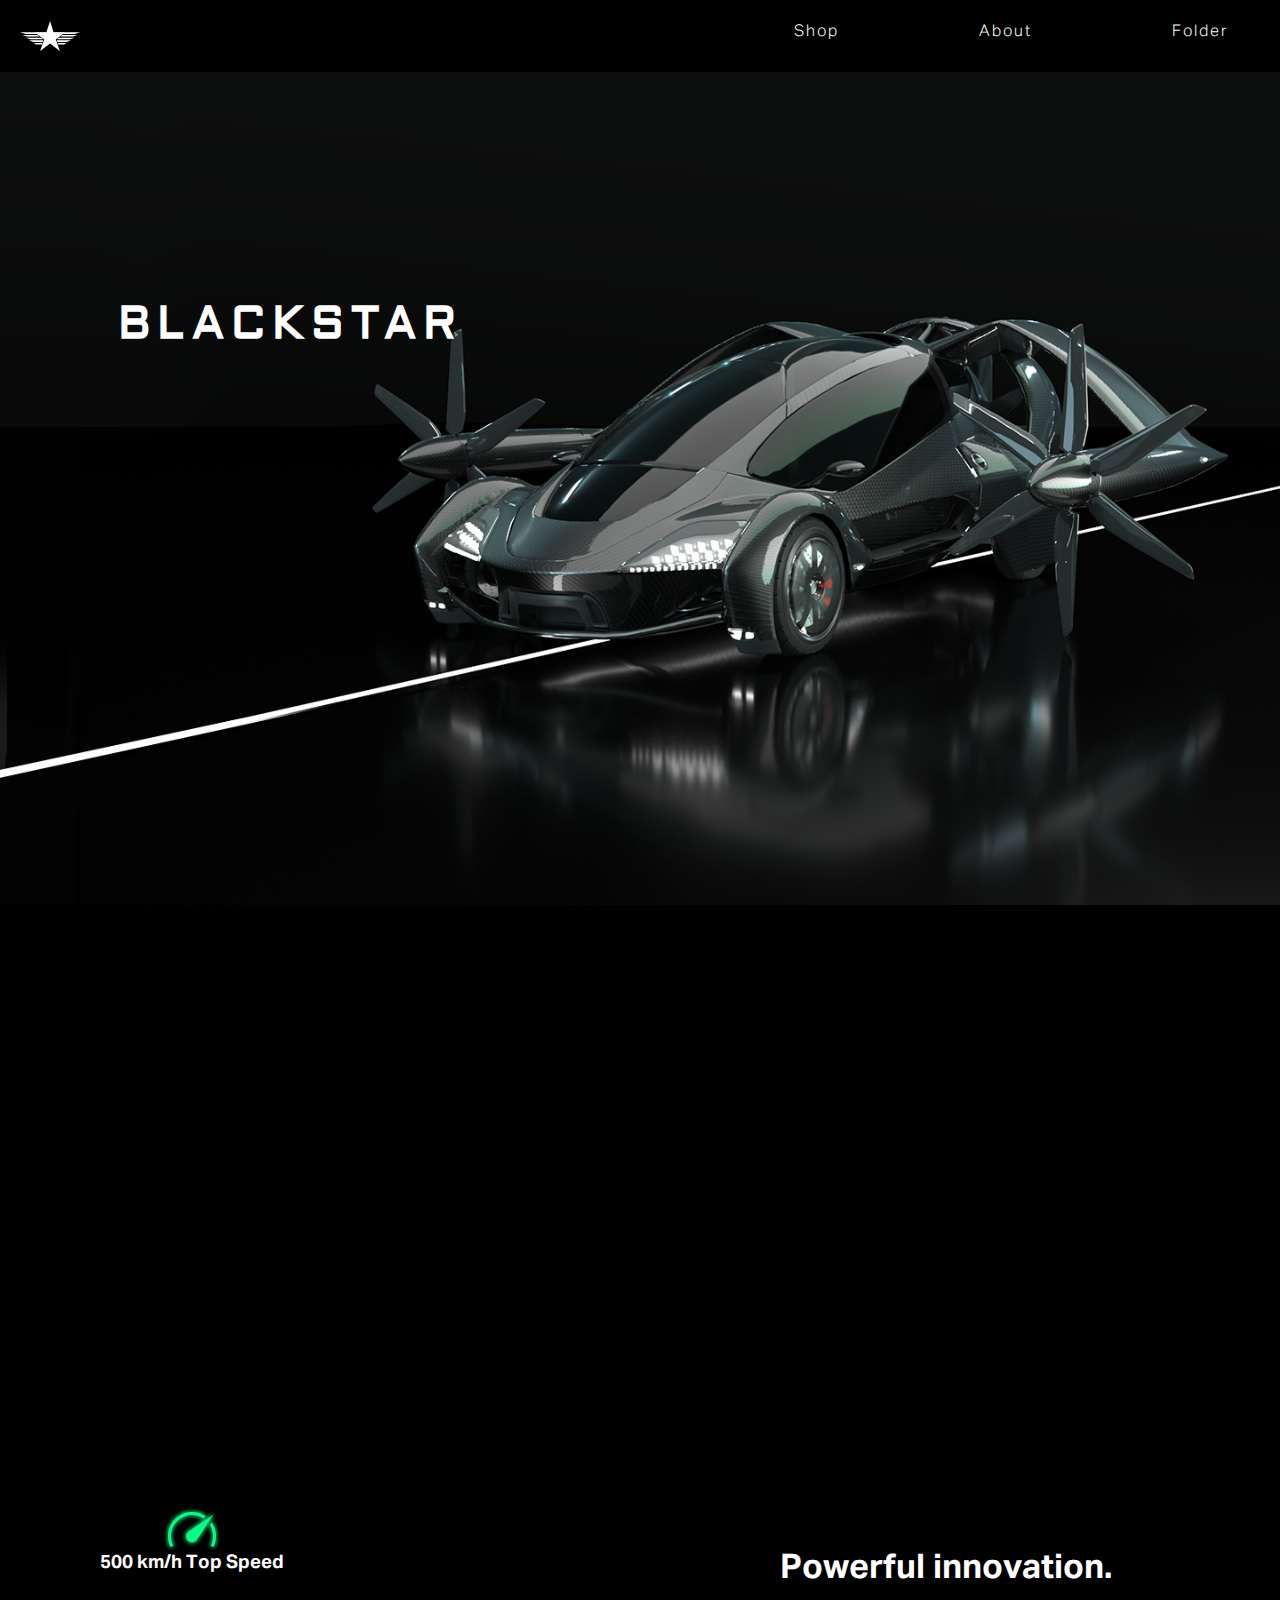
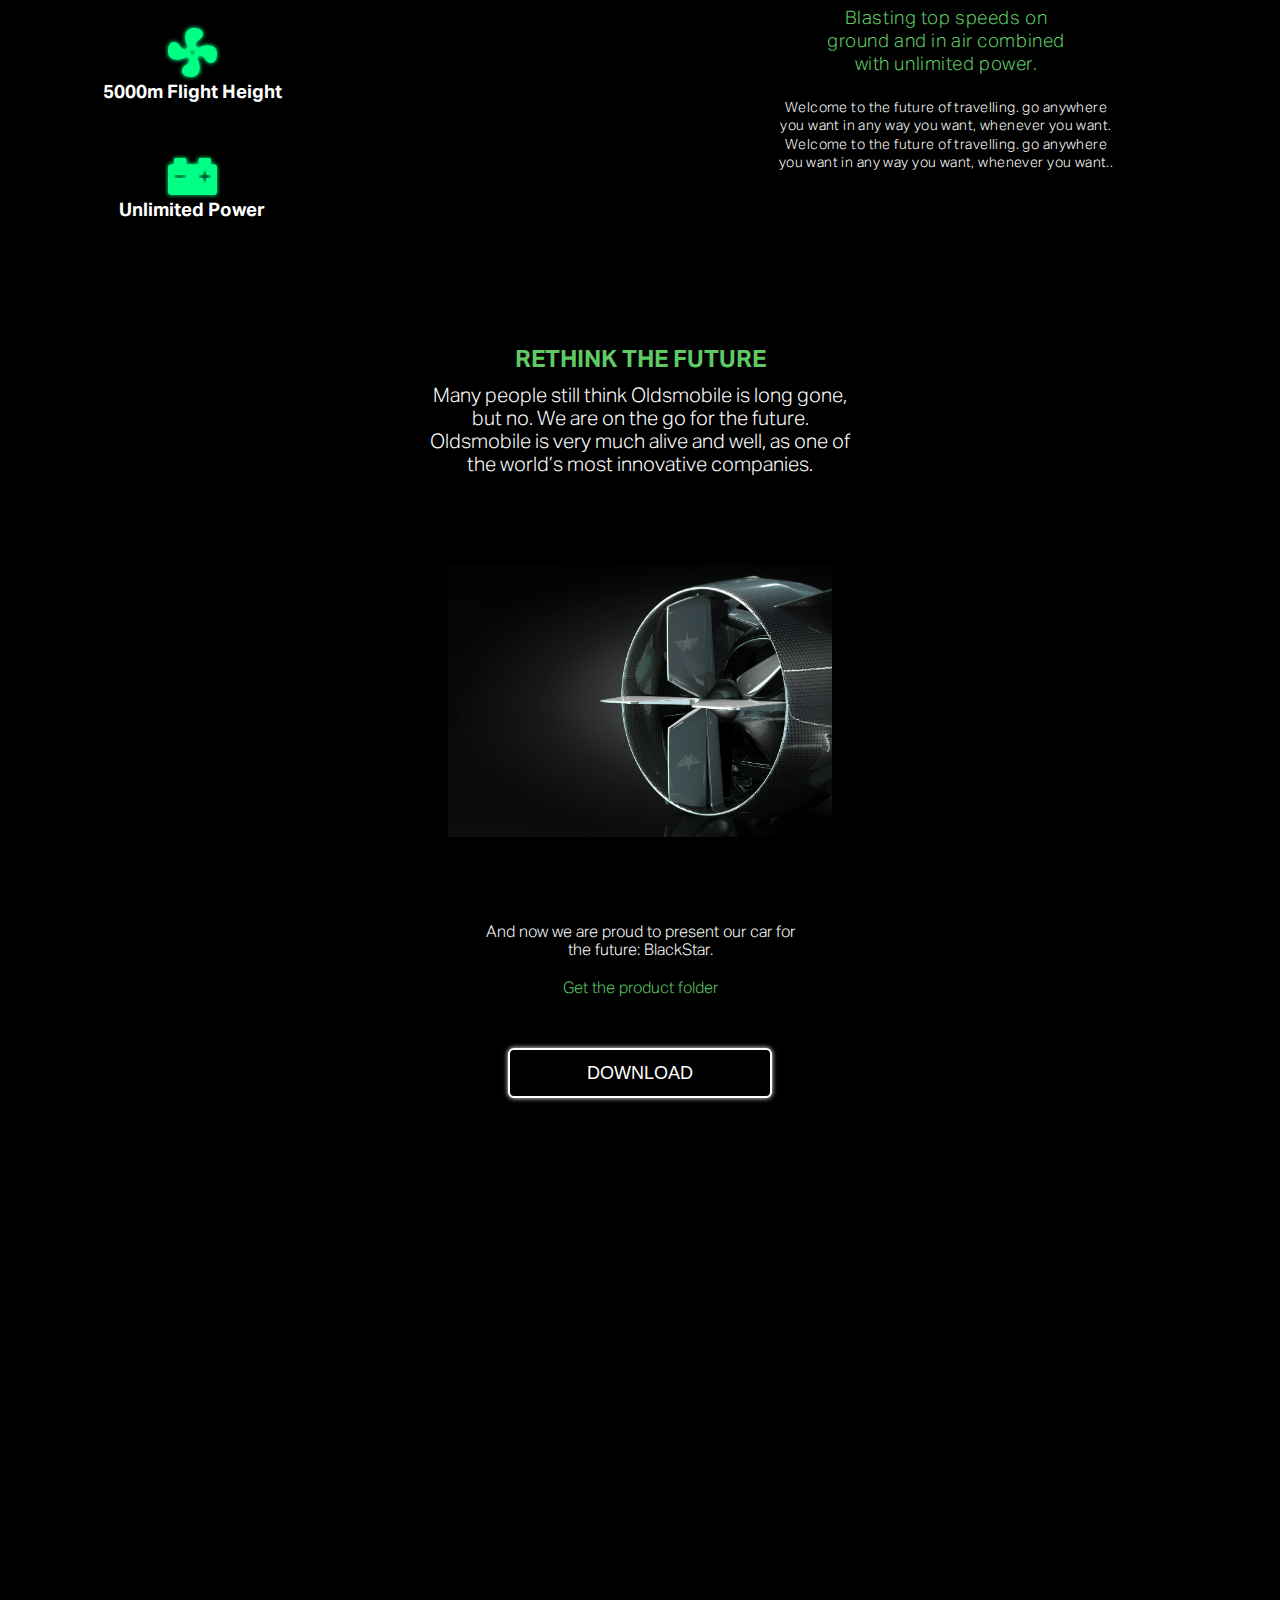
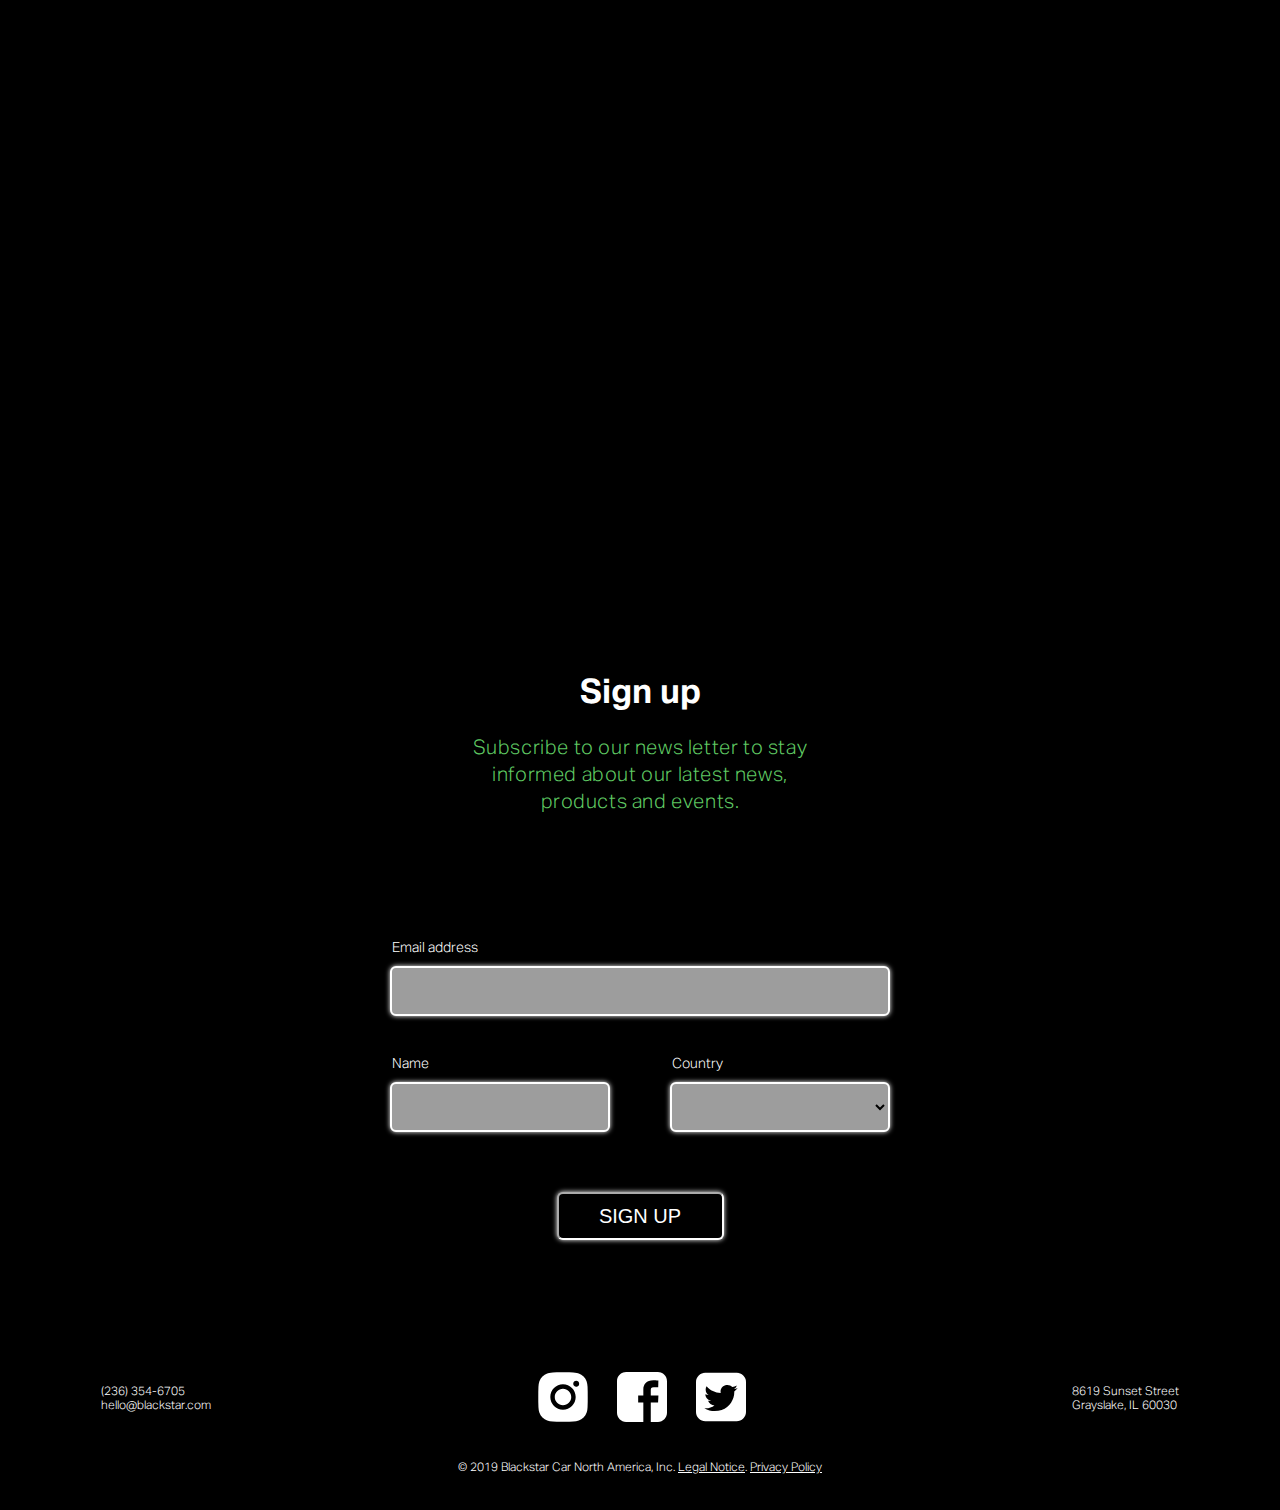
<file: index.html>
<!DOCTYPE html>
<html lang="en">

<head>
    <meta charset="UTF-8">
    <meta name="viewport" content="width=device-width, initial-scale=1.0">
    <meta http-equiv="X-UA-Compatible" content="ie=edge">
    <title>Blackstar</title>
    <meta name="description" content="Futuristic car, landing page, school assignment, CSS, HTML, Gothenburg">
    <link rel="stylesheet" href="public/css/main.css">
    <link rel="stylesheet" href="public/css/fonts.css">
    <link rel="shortcut icon" href="public/images/logo.png" type="image/x-icon">
    <link rel="stylesheet" href="public/css/nav.css">
    <link rel="stylesheet" href="public/css/section1.css">
    <link rel="stylesheet" href="public/css/section2.css">
    <link rel="stylesheet" href="public/css/section3.css">
    <link rel="stylesheet" href="public/css/section4.css">
    <link rel="stylesheet" href="public/css/section5.css">
    <link rel="stylesheet" href="public/css/section6.css">
    <link rel="stylesheet" href="public/css/section7.css">
    <link rel="stylesheet" href="public/css/footer.css">
</head>

<body>
    <nav class="navbar">
        <div class="logo">
            <img src="public/images/logo.svg" id="logo" alt="Blackstar logotype">
        </div>
        <ul class="nav-links">
            <li><a class="navigation-links" href="#section-7">Sign Up</a></li>
            <li><a class="navigation-links" href="#section-1">Home</a></li>
            <li><a class="navigation-links" href="merchandise.html">Merchandise</a></li>
            <li><a class="navigation-links" href="#section-3">About</a></li>
            <li><a class="navigation-links" href="#section-4">Products</a></li>
            <li><a class="navigation-links" href="#">Language</a></li>
            <li><a class="navigation-links desktop-nav" href="merchandise.html">Shop</a></li>
            <li><a class="navigation-links desktop-nav" href="#section-2">About</a></li>
            <li><a class="navigation-links desktop-nav" href="#section-4">Folder</a></li>

            <div class="icons">
                <img class="nav-logo" src="public/images/logo-animation.gif" alt="Animated Blackstar logotype">
                <div class="nav-icons-container">
                    <img class="nav-icons" src="public/icons/instagram.svg" alt="Instagram icon">
                    <img class="nav-icons" src="public/icons/facebook.svg" alt="Facebook icon">
                    <img class="nav-icons" src="public/icons/twitter.svg" alt="Twitter icon">
                </div>
            </div>

        </ul>
        <div class="burger">
            <div class="line1" id="line1"></div>
            <div class="line2" id="line2"></div>
        </div>


    </nav>

    <section id="section-1" class="section-1">
        <div class="hero-section">
            <h1 class="heading">Blackstar</h1>
            <h6 class="sub-heading">Rethink the future</h6>
            <button class="sign-up"> <a class="sign-up-btn-text" href="#section-7">SIGN UP</a></button>
        </div>
    </section>

    <section id="section-2" class="section-2">

        <div class="section-3-in-section-2-desktop">

            <div class="section-3-icons">
                <div class="top-speed-desktop">
                    <img src="public/icons/top-speed.svg" alt="Top speed icon">
                    <h3>500 km/h Top Speed</h3>
                </div>
                <div class="flight-height-desktop">
                    <img src="public/icons/flight-height.svg" alt="Flight height icon">
                    <h3>5000m Flight Height</h3>
                </div>
                <div class="unlimited-power-desktop">
                    <img src="public/icons/unlimited-power.svg" alt="Unlimited power icon">
                    <h3>Unlimited Power</h3>
                </div>
            </div>

            <div class="information-container-desktop">
                <h1 class="h1-information-desktop">Powerful innovation.</h1>
                <h3 class="h3-information-desktop">Blasting top speeds on <br> ground and in air combined <br> with
                    unlimited
                    power.
                </h3>

                <p class="p-information-desktop">Welcome to the future of travelling. go anywhere you want in any way
                    you want, whenever you want. Welcome to the future of travelling. go anywhere you want in any way
                    you want, whenever you want..</p>
            </div>
        </div>

    </section>

    <section id="section-3" class="section-3">

        <div class="information-container">
            <h1 class="h1-information">Powerful innovation</h1>
            <h3 class="h3-information">Blasting top speeds on ground and in air combined with unlimited power.</h3>

            <p class="p-information">Welcome to the future of travelling. Go anywhere you want in any way you want,
                whenever
                you want. We’re
                changing the way the world moves.</p>
        </div>
        <div class="top-speed">
            <img src="public/icons/top-speed.svg" alt="Top speed icon">
            <h3>500 km/h Top Speed</h3>
        </div>
        <div class="flight-height">
            <img src="public/icons/flight-height.svg" alt="Flight height icon">
            <h3>5000m Flight Height</h3>
        </div>
        <div class="unlimited-power">
            <img src="public/icons/unlimited-power.svg" alt="Unlimited power icon">
            <h3>Unlimited Power</h3>
        </div>

        <div class="divider-line"></div>

    </section>

    <section id="section-4" class="section-4">
        <div class="product-info">
            <h4 class="green-h4">Rethink the future</h4>
            <p class="product-paragraph">Many people still think Oldsmobile is long gone, but no. We are on the go for
                the future. Oldsmobile is very much alive and well, as one of the world’s most innovative companies.</p>
        </div>


        <img class="section-4-image" src="public/images/turbine.png" alt="Close up image of a turbine">
        <img class="section-4-image-desktop" src="public/images/turbine.png" alt="Close up image of a turbine">
        <div class="product-info-2">
            <p class="product-paragraph-2">And now we are proud to present
                our car for the future: BlackStar.
            </p>
            <p class="product-folder">Get the product folder</p>
            <button class="download-btn"> <a href="public/product-folder/product-folder.zip"
                    class="download-btn-text">DOWNLOAD</a></button>
        </div>
    </section>

    <section id="section-5" class="section-5">

    </section>

    <section id="section-6" class="section-6">
        <div class="merch-text">
            <h1 class="merch-title">Merchandise</h1>
            <p class="merch-slogan">Live the lifestyle</p>
        </div>

        <a href="merchandise.html">
            <img class="section-6-image" src="public/images/new-merchandise.png" alt="Picture of Blackstar merchandise">
        </a>

        <button class="submit-button"> <a href="merchandise.html" class="submit-btn-text">SHOP</a></button>

        <div class="divider-line"></div>


    </section>

    <section id="section-7" class="section-7">
        <div class="sign-up-container">
            <h1 class="sign-up-info">Sign up</h1>
            <p class="green-paragraph">Subscribe to our news letter to stay informed about our latest news, products and
                events. </p>
        </div>
        <form class="form" action="">
            <label class="label-email label-text" for="email">Email address</label>
            <input class="email" id="email" type="email">

            <div class="form-part-1">
                <div class="form-part-2">

                    <label class="label-name label-text" for="name">Name</label>
                    <input class="name" id="name" type="text">
                </div>
                <div class="form-part-3">
                    <label class="label-text label-country" for="country">Country</label>
                    <select class="country" name="country" id="country">
                        <option value=""> </option>
                        <option value="Sweden">Sweden</option>
                        <option value="Norway">Norway</option>
                        <option value="Finland">Finland</option>
                        <option value="Denmark">Denmark</option>
                        <option value="Iceland">Iceland</option>
                        <option value="Australia">Australia</option>
                    </select>
                </div>
            </div>

            <div class="submit">
                <button class="submit-button">SIGN UP</button>
            </div>

        </form>

        <img class="scroll-to-top" src="public/icons/scroll-to-top.svg" alt="Scroll to top icon">

        <div class="divider-line"></div>

    </section>

    <footer class="footer-mobile">
        <div class="footer-part-1">
            <p>hello@blackstar.com</p>
            <p>(236) 354-6705</p>
            <p> <br> 8619 Sunset Street <br> Grayslake, IL 60030</p>
        </div>
        <div class="footer-part-2">
            <img class="social-media-icons" src="public/icons/instagram.svg" alt="Instagram icon">
            <img class="social-media-icons" src="public/icons/facebook.svg" alt="Facebook icon">
            <img class="social-media-icons" src="public/icons/twitter.svg" alt="Twitter icon">
        </div>
        <div class="footer-part-3">
            <p>© 2019 Blackstar Car North America, Inc. <span class="underline">Legal Notice</span>. <span
                    class="underline">Privacy Policy</span></p>
        </div>
    </footer>

    <footer class="footer-desktop">
        <div class="footer-desktop-1">
            <p>(236) 354-6705 <br> hello@blackstar.com</p>
            <div class="social-media-desktop">
                <img class="social-media-icons" src="public/icons/instagram.svg" alt="">
                <img class="social-media-icons" src="public/icons/facebook.svg" alt="">
                <img class="social-media-icons" src="public/icons/twitter.svg" alt="">
            </div>

            <p>8619 Sunset Street<br>Grayslake, IL 60030</p>
        </div>

        <div class="footer-desktop-2">
            <p>© 2019 Blackstar Car North America, Inc. <span class="underline">Legal Notice</span>. <span
                    class="underline">Privacy Policy</span></p>
        </div>
    </footer>

    <script src="public/scripts/script.js"></script>
</body>

</html>
</file>
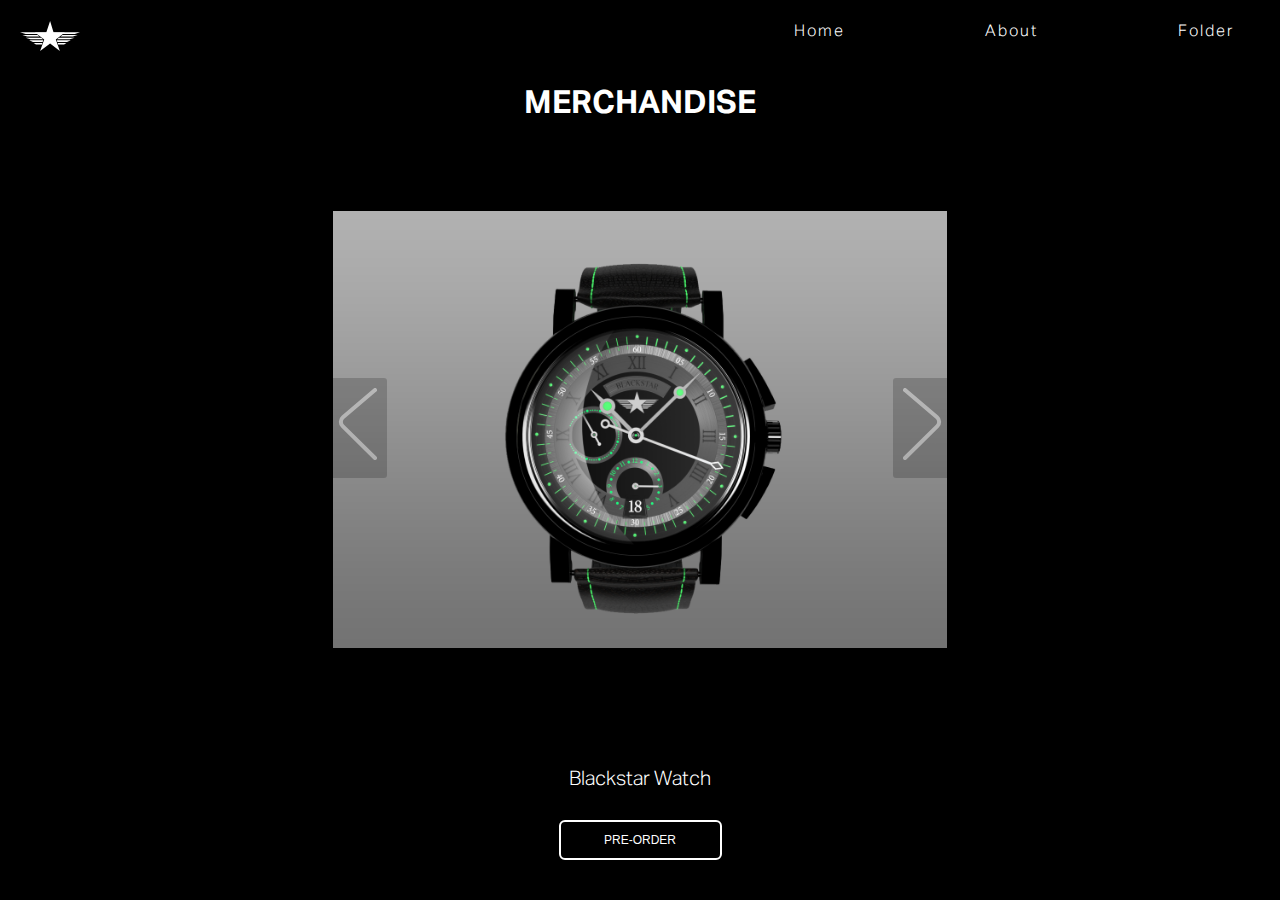
<file: merchandise.html>
<!DOCTYPE html>
<html lang="en">

    <head>
        <meta charset="UTF-8">
        <meta name="viewport" content="width=device-width, initial-scale=1.0">
        <meta http-equiv="X-UA-Compatible" content="ie=edge">
        <title>Merchandise</title>
        <link rel="stylesheet" href="public/css/main.css">
        <link rel="stylesheet" href="public/css/fonts.css">
        <link rel="shortcut icon" href="public/images/logo.png" type="image/x-icon">
        <link rel="stylesheet" href="public/css/nav.css">
        <link rel="stylesheet" href="public/css/merchandise.css">
    </head>

    <body>

        <nav class="navbar">
            <div class="logo">
                <img src="public/images/logo.svg" id="logo" alt="Blackstar logotype">
            </div>
            <ul class="nav-links">
                <li><a class="navigation-links" href="#">Sign Up</a></li>
                <li><a class="navigation-links" href="index.html">Home</a></li>
                <li><a class="navigation-links" href="#">Merchandise</a></li>
                <li><a class="navigation-links" href="#">About</a></li>
                <li><a class="navigation-links" href="#">Products</a></li>
                <li><a class="navigation-links" href="#">Language</a></li>
                <li><a class="navigation-links desktop-nav" href="index.html">Home</a></li>
                <li><a class="navigation-links desktop-nav" href="index.html#section-2">About</a></li>
                <li><a class="navigation-links desktop-nav" href="index.html#section-4">Folder</a></li>
                <div class="icons">
                    <img class="nav-logo" src="public/images/logo-animation.gif" alt="Animated Blackstar logotype">
                    <div class="nav-icons-container">
                        <img class="nav-icons" src="public/icons/instagram.svg" alt="Instagram icon">
                        <img class="nav-icons" src="public/icons/facebook.svg" alt="Facebook icon">
                        <img class="nav-icons" src="public/icons/twitter.svg" alt="Twitter icon">
                    </div>
                </div>
            </ul>
            <div class="burger">
                <div class="line1" id="line1"></div>
                <div class="line2" id="line2"></div>
            </div>
        </nav>

        <section class="merch-page">
            <h1 class="merchheading">MERCHANDISE</h1>

            <div class="carousel">
                <figure class="show"><img src="public/images/watch.png" alt="Image of Blackstar Watch" width="100%"></figure>
                <figure><img src="public/images/merch-white_leather_bag.png" alt="Image of Blackstar white jeather bag"
                        width="100%"></figure>
                <figure><img src="public/images/merch-black_leather_bag.png" alt="Image of Blackstar black leather bag"
                        width="100%"></figure>


                <span class="prev"><img src="public/icons/prev.svg" alt="Previous icon"></span>
                <span class="next"><img src="public/icons/next.svg" alt="Next icon"></span></figure>
            </div>

            <div class="merch-footer">
                <div class="merchtitles">
                    <h6 class="merchsub-heading show">Blackstar Watch</h6>
                    <h6 class="merchsub-heading">Blackstar White Leather Bag</h6>
                    <h6 class="merchsub-heading">Blackstar Black Leather Bag</h6>
                </div>
                <button class="pre-order">PRE-ORDER</button>
            </div>
        </section>
        <script src="public/scripts/script.js"></script>
        <script src="public/scripts/merch.js"></script>
    </body>

</html>
</file>
<file: public/css/main.css>
*,
*::before,
*::after {
    box-sizing: border-box;
    margin: 0;
    padding: 0;
}

:root {
    --green: #5FC963;
    --gray: #9D9D9D;
}

body {
    background: black;
    overflow: auto;
    font-family: AktivGrotesk, sans-serif;
}

.section-1 {
    height: 100vh;
    width: 100vw;
}
</file>
<file: public/css/fonts.css>
@import url('https://fonts.googleapis.com/css?family=Aldrich&display=swap');

@font-face {
    font-family: 'AktivGrotesk';
    font-weight: normal;
    src: url(../fonts/AktivGrotesk-Regular.otf) format('opentype');
}

@font-face {
    font-family: 'AktivGrotesk';
    font-weight: bold;
    src: url(../fonts/AktivGrotesk-Bold.otf) format('opentype');
}

@font-face {
    font-family: 'AktivGrotesk';
    font-weight: 300;
    src: url(../fonts/AktivGrotesk-Light.otf) format('opentype');
}

@font-face {
    font-family: 'AktivGrotesk';
    font-weight: 500;
    src: url(../fonts/AktivGrotesk-Medium.otf) format('opentype');
}
</file>
<file: public/css/nav.css>
* {
    margin: 0px;
    padding: 0px;
    box-sizing: border-box;
}

body {
    overflow-x: hidden;
}

nav {
    display: flex;
    justify-content: space-between;
    align-items: center;
    height: 8vh;
    font-family: AktivGrotesk, sans-serif;
    font-weight: 300;
    background-color: black;
    z-index: 1;
    overflow-x: hidden;
}

.navbar-fixed {
    position: fixed;
    width: 100%;
}

.desktop-nav {
    display: none;
}

.navbar-fixed #logo {
    display: none;
}

#logo {
    width: 60px;
}

.logo {
    color: white;
    padding: 5px 20px;
    z-index: 2;
}

.burger {
    display: block;
    padding: 20px;
    /* cursor: pointer; */
}

.nav-links {
    position: absolute;
    right: 0px;
    height: 92vh;
    top: 8vh;
    background-color: black;
    display: none;
    width: 100vw;
    overflow: hidden;
    overflow-x: hidden;
    flex-direction: column;
    align-items: flex-start;
    width: 100%;
    transform: translateX(100%);
    transition: transform 0.3s ease;
    padding-left: 20px;
    z-index: 1;

}

.nav-links a {
    color: white;
    text-decoration: none;
    letter-spacing: 2px;
}

.nav-links li {
    list-style: none;
    margin: 20px 0;
    opacity: 0;
}

.icons {
    display: flex;
    width: 100%;
    flex-direction: column;
    justify-items: space-between;
    align-items: center;
    margin-top: -13vh;
}

.nav-logo {
    margin-top: 10vh;
    width: 138px;
    height: 66px;
}

.nav-icons-container {
    display: flex;
    justify-content: space-evenly;
    margin-top: 8vh;
    width: 75%;
}

.nav-icons {
    height: 25px;
    width: 25px;
}

.nav-links li:first-child {
    margin: 80px 0 20px 0;
}

.nav-links li:last-child {
    margin: 20px 0 20% 0;
}

.nav-active {
    display: flex;
    transform: translateX(0%);
    position: fixed;
    overflow-x: hidden;
}

.nav-active li:hover {
    color: #00ff85;
}

/* I haven't got the hover to work on the burger or list items yet */

.burger div {
    width: 31px;
    height: 4px;
    border-radius: 6px;
    background-color: white;
    margin: 5px;
    transition: all 0.3s ease;
}

.toggle1 {
    transform: translateX(-80vw);
}

.toggle1 .line1 {
    transform: rotate(-45deg) translate(-5px, 1.5px);
}

.toggle1 .line2 {
    transform: rotate(45deg) translate(-5px, -1.5px);
}

.toggle2 {
    z-index: -1;
}

@keyframes navLinkFade {
    from {
        opacity: 0;
        transform: translateX(200px);
    }

    to {
        opacity: 1;
        transform: translateX(0px);
    }
}

@keyframes navFade {
    from {
        opacity: 0;
        transform: translateX(100%);
    }

    to {
        opacity: 1;
        transform: translateX(0%);
    }
}

/* tablet */
@media only screen and (min-width: 768px) and (max-width: 1024px) and (-webkit-min-device-pixel-ratio: 1) {
    .toggle1 {
        transform: translateX(-88vw);
    }
}

/* desktop */
@media screen and (min-width: 1200px) and (-webkit-min-device-pixel-ratio: 1) {

    nav {
        display: flex;
        justify-content: space-between;
        align-items: center;
    }

    .logo {
        display: flex;
    }

    .nav-links {
        display: flex;
        flex-direction: row;
        align-items: center;
        height: 50px;
        right: auto;
        width: 55%;
        top: 7px;
    }

    .navigation-links {
        display: none;
    }

    .desktop-nav {
        display: flex;
        margin: 0 70px;
        transition: 250ms ease;
    }

    .last-nav {
        margin-right: -50%;
    }

    .desktop-nav:hover {
        color: var(--green);
        transform: scale(1.1);
    }

    .nav-logo {
        display: none;
    }

    .nav-icons {
        display: none;
    }

    .burger {
        display: none;
    }

    .nav-links li {
        margin: 0;
        opacity: 1;
    }

    .nav-links li:first-child {
        margin: 0 0 0 0;
    }

    .nav-links li:last-child {
        margin: 0 0 0 0;
    }

    .toggle1 {
        transform: translateX(-94vw);
    }

    .toggle2 {
        display: none;
    }
}



/* tablet */
/* @media only screen 
  and (min-width: 768px) 
  and (max-width: 1024px) 
  and (-webkit-min-device-pixel-ratio: 1) {
} */
</file>
<file: public/css/section1.css>
.section-1 {
    background: #0C0D0D;
    background-image: url(../images/landing-page-mobile.png);
    background-size: cover;
    background-repeat: no-repeat;
    /* background-position: fixed; */
    height: calc(100vh - 8vh);
    width: 100vw;
}

.sign-up {
    display: none;
    transition: 250ms ease;
    box-shadow: 0 0 5px rgb(255, 255, 255);
}

.sign-up.show {
    display: block;
    transition: 250ms ease;
    box-shadow: 0 0 5px rgb(255, 255, 255);
    animation: introFade 1s ease;
}

.sign-up:hover {
    background: var(--green);
    border: 2px solid var(--green);
    box-shadow: 0 0 5px var(--green);
}

.sign-up-btn-text {
    color: white;
    font-size: 18px;
    font-weight: 300;
    letter-spacing: 0.115em;
    text-decoration: none;
}

.hero-section {
    position: relative;
    display: block;
    justify-content: center;
}

.heading {
    display: none;
    position: absolute;
    font-family: 'Aldrich', sans-serif;
    margin-left: 20px;
    font-size: 46px;
    letter-spacing: 0.16em;
    text-transform: uppercase;
    background-color: transparent;
    color: white;
    top: 262px;
}

.heading.show {
    display: block;
    position: absolute;
    font-family: 'Aldrich', sans-serif;
    margin-left: 20px;
    font-size: 46px;
    letter-spacing: 0.16em;
    text-transform: uppercase;
    background-color: transparent;
    color: white;
    top: 262px;
    animation: introFade 1s ease;
}

.sub-heading {
    display: none;
    position: absolute;
    font-family: AktivGrotesk, sans-serif;
    font-weight: 300;
    margin-left: 20px;
    font-size: 20px;
    background-color: transparent;
    color: #00FF85;
    top: 310px;
}

.sub-heading.show {
    display: block;
    position: absolute;
    font-family: AktivGrotesk, sans-serif;
    font-weight: 300;
    margin-left: 20px;
    font-size: 20px;
    background-color: transparent;
    color: #00FF85;
    top: 310px;
    animation: introFade 1s ease;
}

.hero-mob-img {
    position: absolute;
    width: 100%;
}

.sign-up {
    position: absolute;
    height: 48px;
    width: 167px;
    top: 350px;
    border: 2px solid white;
    border-radius: 6px;
    background-color: transparent;
    margin-left: 20px;
    font-family: AktivGrotesk, sans-serif;
    font-weight: 300;
    color: white;
    font-size: 18px;
}

@keyframes introFade {
    from {
        opacity: 0;
    }

    to {
        opacity: 1;
    }
}

@media screen and (min-device-width: 1200px) and (-webkit-min-device-pixel-ratio: 1) {
    .section-1 {
        background: black;
        background-image: url(../images/landing-page-desktop.png);
        background-size: cover;
        background-repeat: no-repeat;
        background-position: center;
        font-family: AktivGrotesk;
        height: 100vh;
        width: 100vw;
        background-attachment: fixed;
    }

    .hero-section {
        margin-left: 98px;
        top: -40px;
    }
}
</file>
<file: public/css/section2.css>
.section-2 {
    background: black;
    background-image: url(../images/forest-mobile.png);
    background-size: cover;
    background-repeat: no-repeat;
    background-position: center;
    font-family: AktivGrotesk;
    height: 100vh;
    width: 100vw;
}

.information-container-desktop {
    display: none;
}

.top-speed-desktop {
    display: none;
}

.flight-height-desktop {
    display: none;
}

.unlimited-power-desktop {
    display: none;
}

@media screen and (min-device-width: 1200px) and (-webkit-min-device-pixel-ratio: 1) {
    .section-2 {
        background: black;
        background-image: url(../images/forest-desktop.png);
        background-size: cover;
        background-repeat: no-repeat;
        background-position: center;
        background-attachment: fixed;
        font-family: AktivGrotesk;
        height: 100vh;
        width: 100vw;
    }

    .section-3-in-section-2-desktop {
        height: 100vh;
        width: 100vw;
        display: flex;
        flex-direction: row;
        justify-content: space-between;
        color: white;
    }

    .information-container-desktop {
        display: flex;
        flex-direction: column;
        justify-content: flex-end;
        align-items: center;
        margin: 0 110px 100px 0;
        width: 35%;
        text-align: center;
    }

    .h1-information-desktop {
        font-weight: bold;
        font-size: 34px;
        line-height: 41px;
    }

    .h3-information-desktop {
        margin-top: 18px;
        width: 335px;
        line-height: 121.8%;
        letter-spacing: 0.03em;
        color: #5FC963;
        font-weight: 300;
    }

    .p-information-desktop {
        margin-top: 23px;
        width: 337px;
        font-weight: 300;
        font-size: 14px;
        line-height: 130.3%;
        letter-spacing: 0.03em;
    }

    .section-3-icons {
        display: flex;
        flex-direction: column;
        justify-content: flex-end;
        align-items: center;
    }

    .top-speed-desktop {
        display: flex;
        flex-direction: column;
        align-items: center;
        margin: 0 0 50px 100px;
    }

    .flight-height-desktop {
        display: flex;
        flex-direction: column;
        align-items: center;
        margin: 0 0 50px 100px;
    }

    .unlimited-power-desktop {
        display: flex;
        flex-direction: column;
        align-items: center;
        margin: 0 0 50px 100px;
    }


}
</file>
<file: public/css/section3.css>
.section-3 {
    height: 100vh;
    width: 100vw;
    background: black;
    color: white;
    display: flex;
    flex-direction: column;
    justify-content: space-around;
    align-items: center;
    padding: 11px;
    text-align: center;
}

.h1-information {
    font-weight: bold;
    font-size: 2.125em;
    margin-top: 2vh;
}

.h3-information {
    font-weight: 300;
    font-size: 20px;
    color: var(--green);
    text-align: center;
    letter-spacing: 0.03em;
    padding: 11px;
}

.p-information {
    font-weight: 300;
    font-size: 0.875em;
    margin-top: 2vh;
}

@media screen and (min-device-width: 1200px) and (-webkit-min-device-pixel-ratio: 1) {
    .section-3 {
        display: none;

    }
}
</file>
<file: public/css/section4.css>
.section-4 {
    height: 100vh;
    width: 100vw;
    background: black;
    color: white;
    font-family: AktivGrotesk;
    display: flex;
    flex-direction: column;
    justify-content: space-around;
    align-items: center;
    padding: 100px 0;
}

.section-4-image {
    width: 100vw;

}

.green-h4 {
    text-transform: uppercase;
    font-weight: bold;
    font-size: 12px;

    color: var(--green);
    text-align: center;
}

.product-paragraph {
    font-weight: 300;
    font-size: 20px;
    line-height: 26px;
    text-align: center;
    padding: 20px;
    line-height: 23px;
    margin-bottom: 15px;
}

.product-info-2 {
    display: flex;
    flex-direction: column;
    justify-content: space-evenly;
    align-items: center;
}

.product-paragraph-2 {
    font-weight: 300;
    text-align: center;
    width: 70%;
    margin: 40px 0 20px 0;
    position: relative;
    top: 0;
    font-size: 16px;
}

.download-btn {
    width: 166px;
    height: 48px;
    border: 2px solid white;
    background: black;
    box-shadow: 0 0 5px rgb(255, 255, 255);
    color: white;
    text-transform: uppercase;
    font-weight: 300;
    font-size: 18px;
    line-height: 21px;
    font-weight: 300;
    border-radius: 6px;
    transition: 250ms ease;
    margin-top: 20px;
}

.download-btn-text {
    color: white;
    text-decoration: none;
}

.product-folder {
    font-weight: 300;
    font-size: 16px;
    line-height: 18px;
    color: var(--green);
}

.download-btn:hover {
    background: var(--green);
    border: 2px solid var(--green);
    box-shadow: 0 0 5px var(--green);
}

.section-4-image-desktop {
    display: none;
}

@media screen and (min-device-width: 1200px) and (-webkit-min-device-pixel-ratio: 1) {

    .section-4 {
        background-attachment: fixed;
        padding: 0;
    }

    .green-h4 {
        font-size: 24px;
    }

    .product-paragraph {
        padding: 10px 100px;
        margin-bottom: -20px;
        text-align: center;
    }

    .section-4-image {
        display: none;
    }

    .section-4-image-desktop {
        display: block;
        width: 30vw;
        height: auto;
    }

    .product-info {
        width: 50vw;
        margin-bottom: 50px;
        margin-top: 50px;
    }

    .download-btn {
        margin-top: 50px;
        height: 50px;
        width: 264px;
        margin-bottom: 50px;
    }
}
</file>
<file: public/css/section5.css>
.section-5 {
    background: black;
    background-image: url(../images/Mobile_road.png);
    background-size: cover;
    background-repeat: no-repeat;
    background-position: center;
    font-family: AktivGrotesk;
    height: 100vh;
    width: 100vw;
}

@media screen and (min-device-width: 1200px) and (-webkit-min-device-pixel-ratio: 1) {
    .section-5 {
        background: black;
        background-image: url(../images/Desktop_road.png);
        background-size: cover;
        background-repeat: no-repeat;
        background-position: center;
        background-attachment: fixed;
        font-family: AktivGrotesk;
        height: 100vh;
        width: 100vw;

    }
}
</file>
<file: public/css/section6.css>
.section-6 {
    background: black;
    color: white;
    font-family: AktivGrotesk;
    display: flex;
    justify-content: space-around;
    flex-direction: column;
    align-items: center;
    padding: 35px;
    height: 100vh;
    width: 100vw;
}

.merch-text {
    width: 100vw;
    display: flex;
    justify-content: center;
    flex-direction: column;
    align-items: center;

}

.merch-title {
    font-weight: bold;
    font-size: 34px;
}

.merch-slogan {
    font-weight: 300;
    font-size: 20px;
}

.section-6-image {
    width: 98vw;
    height: auto;
}

.submit-btn-text {
    color: white;
    text-decoration: none;
}

@media screen and (min-device-width: 1200px) and (-webkit-min-device-pixel-ratio: 1) {
    .section-6 {
        display: none;
    }
}
</file>
<file: public/css/section7.css>
.section-7 {
    color: white;
    height: calc(100vh - 148px);
    width: 100vw;
    background: black;
    font-family: AktivGrotesk;
    display: flex;
    flex-direction: column;
    justify-content: space-between;
    align-items: center;
    padding: 20px;
}

.sign-up-info {
    display: flex;
    flex-direction: column;
    align-items: center;
    text-align: center;
    padding: 20px;
    font-weight: bold;
    font-size: 34px;
}

.green-paragraph {
    color: var(--green);
    font-weight: 300;
    font-size: 12px;
    text-align: center;
    letter-spacing: 0.03em;
}

.form {
    display: flex;
    flex-direction: column;
    justify-content: space-evenly;
}

.email {
    width: 90vw;
    box-shadow: inset 0px 4px 9px rgba(0, 0, 0, 0.25);
    box-shadow: 0 0 5px rgb(255, 255, 255);
    border-radius: 6px;
    background: var(--gray);
    border: 2px solid white;
    height: 40px;
}

.form-part-1 {
    display: flex;
    flex-direction: row;
    justify-content: space-between;
    margin-top: 40px;
}

.form-part-2 {
    display: flex;
    flex-direction: column;
    justify-content: space-between;
}

.form-part-3 {
    display: flex;
    flex-direction: column;
    justify-content: flex-start;

}



.name {
    width: 42.3vw;
    margin-right: 10px;
    box-shadow: inset 0px 4px 9px rgba(0, 0, 0, 0.25);
    box-shadow: 0 0 5px rgb(255, 255, 255);
    border-radius: 6px;
    background: var(--gray);
    border: 2px solid white;
    height: 40px;
}

.country {
    width: 42.3vw;
    margin-left: 10px;
    box-shadow: inset 0px 4px 9px rgba(0, 0, 0, 0.25);
    border-radius: 6px;
    background: var(--gray);
    border: 2px solid white;
    box-shadow: 0 0 5px rgb(255, 255, 255);
    height: 40px;
}


.label-email {
    padding-left: 2px;
}

.label-name {
    padding-left: 2px;
}

.label-country {
    padding-left: 12px;
}

.label-text {
    font-weight: 300;
    font-size: 14px;
    padding-bottom: 10px;
}

.submit {
    display: flex;
    justify-content: center;
    align-items: center;
    margin-top: 60px;
}

.submit-button {
    background: black;
    color: white;
    font-weight: 300;
    font-size: 20px;
    border: 2px inset white;
    border-radius: 6px;
    height: 48px;
    width: 167px;
    box-shadow: 0 0 5px rgb(255, 255, 255);
    transition: 250ms ease;
}

.submit-button:hover {
    background: var(--green);
    border: 2px solid var(--green);
    box-shadow: 0 0 5px var(--green);
}

.scroll-to-top {
    margin-top: 50px;
    cursor: pointer;
}

.divider-line {
    height: 3px;
    border-radius: 6px;
    box-shadow: 0 0 5px rgb(255, 255, 255);
    width: 90vw;
    background: white;
}

@media screen and (min-device-width: 1200px) and (-webkit-min-device-pixel-ratio: 1) {


    .section-7 {
        height: 100vh;
        display: flex;
        justify-content: space-around;
    }

    .scroll-to-top,
    .divider-line {
        display: none;
    }

    .sign-up-container {
        width: 35vw;
        padding: 50px;
        margin-bottom: -150px;
    }

    .green-paragraph {
        font-weight: 300;
        font-size: 20px;
        line-height: 136%;
        text-align: center;
        letter-spacing: 0.03em;
    }


    .email {
        width: 500px;
        height: 50px;
        padding: 10px;
        font-size: 14px;
    }

    .name,
    .country {
        width: 220px;
        height: 50px;
    }

    .email,
    .name,
    .country {
        padding: 10px;
        font-size: 14px;
    }
}
</file>
<file: public/css/footer.css>
.footer-mobile {
    background: black;
    width: 100vw;
    height: 148px;
    color: white;
    display: flex;
    flex-direction: column;
    justify-content: center;
    align-items: center;
    font-family: AktivGrotesk, sans-serif;
    font-weight: 300;
    font-size: 8px;
}

.footer-part-1 {
    height: 33%;
    width: 100vw;
    display: flex;
    justify-content: space-evenly;
    align-items: center;
}

.footer-part-2 {
    height: 33%;
    display: flex;
    align-items: center;
}

.social-media-icons {
    margin: 0 13px;
    width: 29px;
    height: 29px;
}

.social-media-icons:hover {
    fill: var(--green);
    cursor: pointer;
}

.footer-desktop {
    display: none;
}

.footer-part-3 {
    height: 33%;
    display: flex;
    justify-content: space-evenly;
    align-items: center;
}

.underline {
    text-decoration: underline;
}

@media screen and (min-device-width: 1200px) and (max-device-width: 1600px) and (-webkit-min-device-pixel-ratio: 1) {


    .footer-mobile {
        display: none;
    }

    .footer-desktop {
        height: 8vh;
        display: block;
    }

    .footer-desktop-1 {
        display: flex;
        justify-content: space-between;
        align-items: center;
        width: 100vw;
        font-style: normal;
        font-weight: 300;
        font-size: 12px;
        line-height: 14px;
        color: white;
        padding: 0 101px;
    }

    .social-media-icons {
        margin: 0 13px;
        width: 50px;
        height: 50px;
    }

    .footer-desktop-2 {
        display: flex;
        justify-content: center;
        color: white;
        width: 100vw;
        font-style: normal;
        font-weight: 300;
        font-size: 12px;
        line-height: 14px;
        color: white;
        padding: 35px;
    }

    .social-media-icons:hover {
        fill: var(--green);
    }


}
</file>
<file: public/css/merchandise.css>
.merch-page {
    display: flex;
    flex-direction: column;
    justify-content: space-between;
    color: white;
    align-items: center;
    height: calc(100vh - 8vh);
    font-family: AktivGrotesk, sans-serif;
}

.merchheading {
    margin-top: 0.5%;
    font-weight: Bold;
    padding-right: 40%;
}

.merch-footer {
    display: flex;
    flex-direction: column;
    justify-content: center;
    align-items: center;
}

.merchsub-heading {
    font-size: 20px;
    font-weight: 300;
}

.pre-order {
    margin-top: 20px;
    margin-bottom: 70%;
    height: 40px;
    width: 163px;
    border: 2px solid white;
    border-radius: 6px;
    background-color: transparent;
    font-weight: 300;
    color: white;
    font-size: 12px;
    transition: 250ms ease;
}

.pre-order:hover {
    background: var(--green);
    border: 2px solid var(--green);
}

.carousel {
    position: relative;
    display: flex;
    justify-content: center;
    overflow: hidden;
}

.next,
.prev {
    color: #fff;
    position: absolute;
    background: rgba(0, 0, 0, .6);
    top: 38%;
    z-index: 0;
    font-size: 2em;
    margin-top: -.75em;
    opacity: .3;
    user-select: none;
}

.next:hover,
.prev:hover {
    cursor: pointer;
    opacity: 1;
}

.next {
    right: 0%;
    padding: 10px 5px 8px 10px;
    border-top-left-radius: 3px;
    border-bottom-left-radius: 3px;
}

.prev {
    left: 0%;
    padding: 10px 10px 8px 5px;
    border-top-right-radius: 3px;
    border-bottom-right-radius: 3px;
}

h6 {
    position: absolute;
    opacity: 0;
    transition: opacity;
}

.merchtitles {
    display: flex;
    flex-direction: column;
    align-items: center;
    padding-bottom: 50px;
}

h6.show {
    opacity: 1;
    transition: 0.25s opacity;
}

figure {
    position: absolute;
    width: 100%;
    opacity: 0;
    transition: opacity;
}

figure.show {
    opacity: 1;
    width: 100%;
    position: static;
    transition: 1s opacity;
}

/* desktop */
@media screen and (min-width: 1200px) and (-webkit-min-device-pixel-ratio: 1) {

    .merchheading {
        margin-top: 1%;
        margin-bottom: 1%;
        font-weight: Bold;
        padding-right: 0%;
    }

    .next {
        right: 26%;
        top: 43%;
        padding: 10px 5px 8px 10px;
        border-top-left-radius: 3px;
        border-bottom-left-radius: 3px;
    }

    .prev {
        left: 26%;
        top: 43%;
        padding: 10px 10px 8px 5px;
        border-top-right-radius: 3px;
        border-bottom-right-radius: 3px;
    }

    figure {
        position: absolute;
        width: 48%;
        opacity: 0;
        transition: opacity;
    }

    figure.show {
        opacity: 1;
        width: 48%;
        position: static;
        transition: 1s opacity;
    }

    .merchtitles {
        display: flex;
        flex-direction: column;
        align-items: center;
        padding-top: 20px;
    }

    .merchsub-heading {
        margin-top: 2vh;
    }

    .pre-order {
        margin-bottom: 40px;
    }
}
</file>
